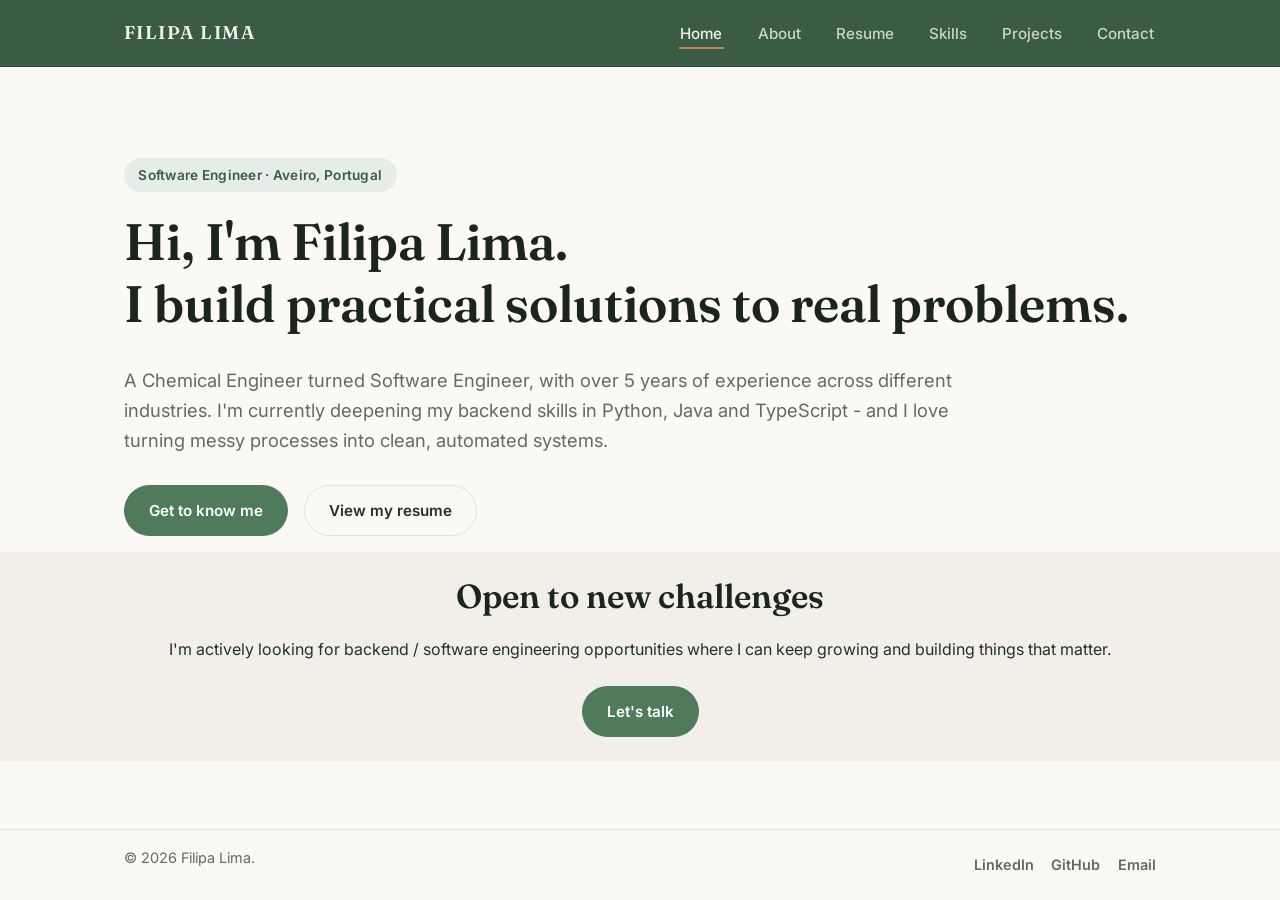
<file: index.html>
<!DOCTYPE html>
<html lang="en">
<head>
  <meta charset="UTF-8">
  <meta name="viewport" content="width=device-width, initial-scale=1.0">
  <title>Filipa Lima | Software Engineer</title>
  <meta name="description" content="Filipa Lima — Software Engineer with a Chemical Engineering background, focused on automation, backend development and problem-solving.">
  <link rel="preconnect" href="https://fonts.googleapis.com">
  <link href="https://fonts.googleapis.com/css2?family=Fraunces:wght@500;600;700&family=Inter:wght@400;500;600;700&display=swap" rel="stylesheet">
  <link rel="stylesheet" href="style.css">
</head>
<body class="home-page">

  <header class="site-header">
    <div class="nav-wrap">
      <a href="index.html" class="logo">Filipa <span>Lima</span></a>
      <button class="nav-toggle" aria-label="Toggle navigation">☰</button>
      <ul class="nav-links">
        <li><a href="index.html" class="active">Home</a></li>
        <li><a href="about.html">About</a></li>
        <li><a href="resume.html">Resume</a></li>
        <li><a href="skills.html">Skills</a></li>
        <li><a href="projects.html">Projects</a></li>
        <li><a href="contact.html">Contact</a></li>
      </ul>
    </div>
  </header>

  <main>
    <section class="hero home-hero">
      <div class="container">
        <span class="eyebrow">Software Engineer · Aveiro, Portugal</span>
        <h1>Hi, I'm Filipa Lima.<br>I build practical solutions to real problems.</h1>
        <p class="lead">
          A Chemical Engineer turned Software Engineer, with over 5 years of experience across
          different industries. I'm currently deepening my backend skills in Python, Java and
          TypeScript - and I love turning messy processes into clean, automated systems.
        </p>
        <div class="hero-actions">
          <a href="about.html" class="btn btn-primary">Get to know me</a>
          <a href="resume.html" class="btn btn-outline">View my resume</a>
        </div>
      </div>
    </section>

    <section class="section-alt home-cta">
      <div class="container" style="text-align:center;">
        <h2>Open to new challenges</h2>
        <p class="lead" style="margin:0 auto 1.5rem;">
          I'm actively looking for backend / software engineering opportunities where I can keep
          growing and building things that matter.
        </p>
        <a href="contact.html" class="btn btn-primary">Let's talk</a>
      </div>
    </section>
  </main>

  <footer class="site-footer">
    <div class="container footer-inner">
      <p>© 2026 Filipa Lima.</p>
      <div class="social-links">
        <a href="https://www.linkedin.com/in/filipaalima/" target="_blank" rel="noopener">LinkedIn</a>
        <a href="https://github.com/filipalimaa" target="_blank" rel="noopener">GitHub</a>
        <a href="mailto:limaafilipa@gmail.com">Email</a>
      </div>
    </div>
  </footer>

  <script src="script.js"></script>
</body>
</html>
</file>
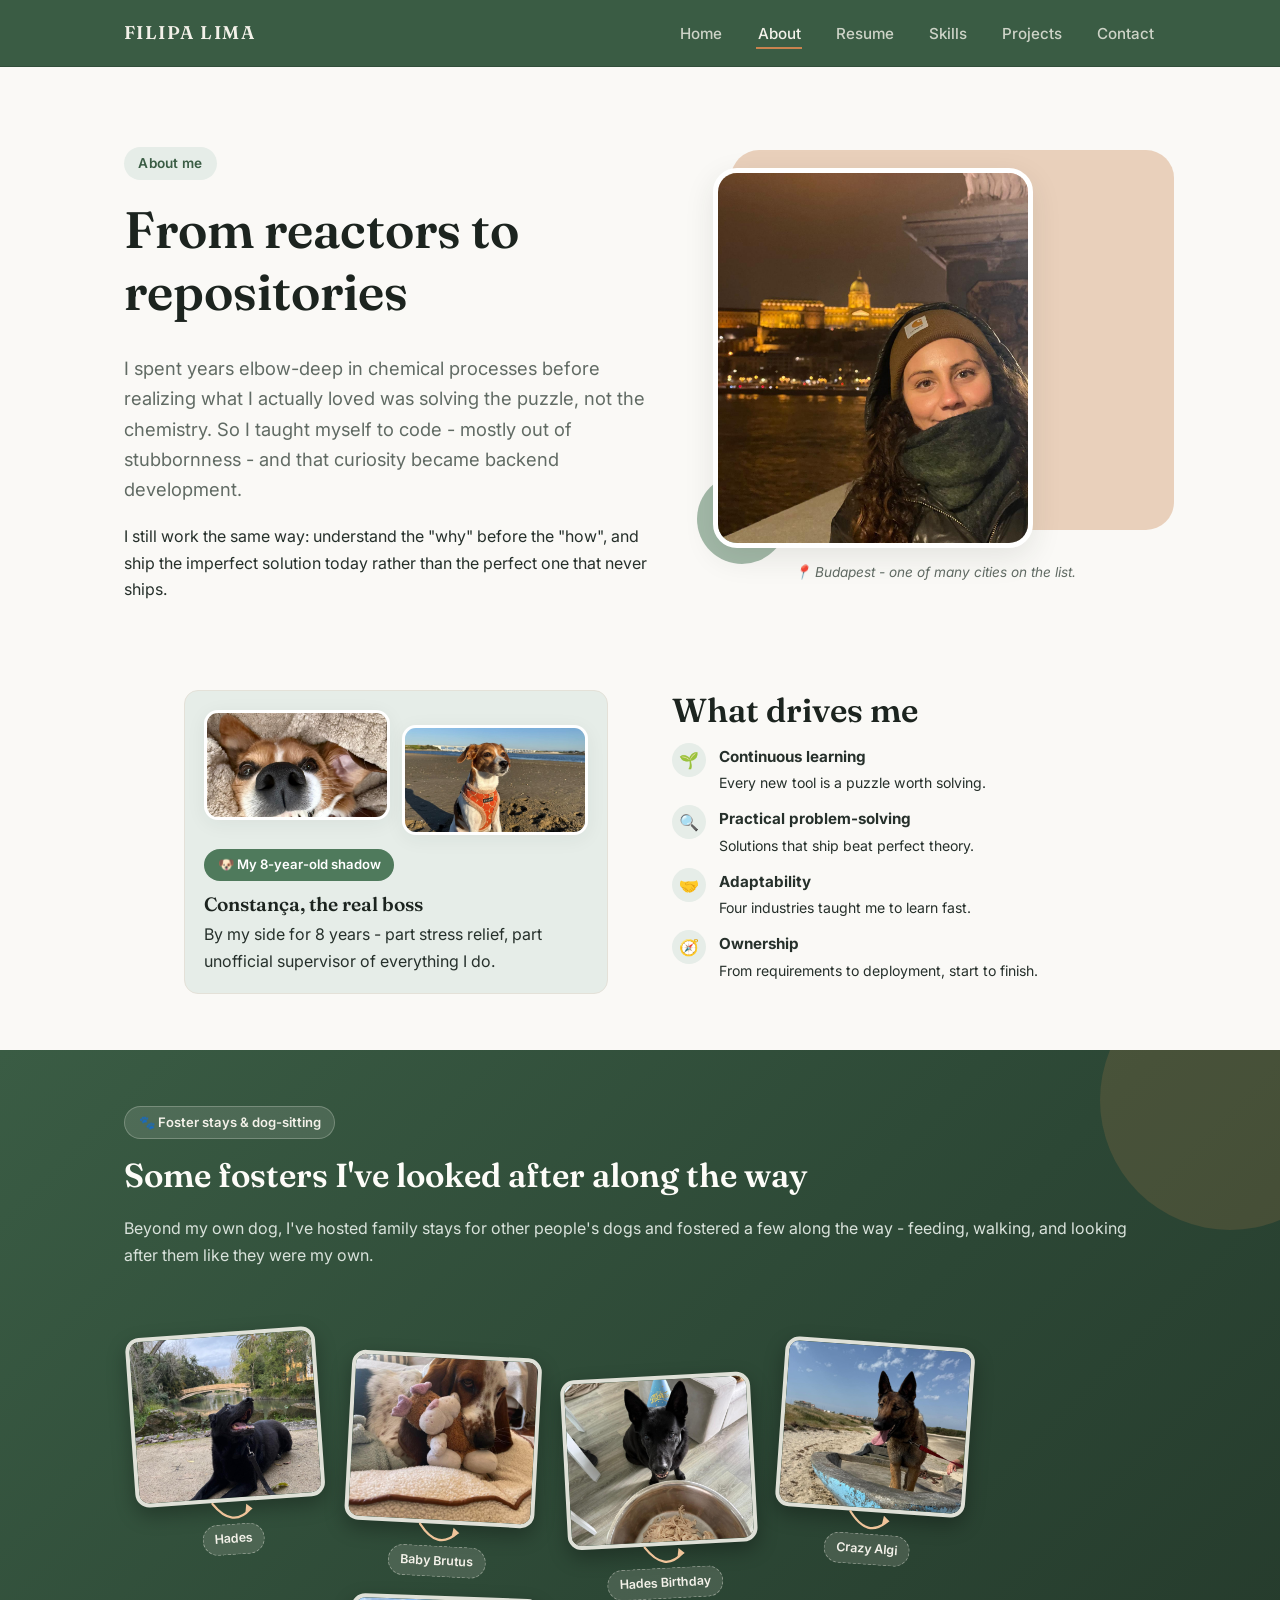
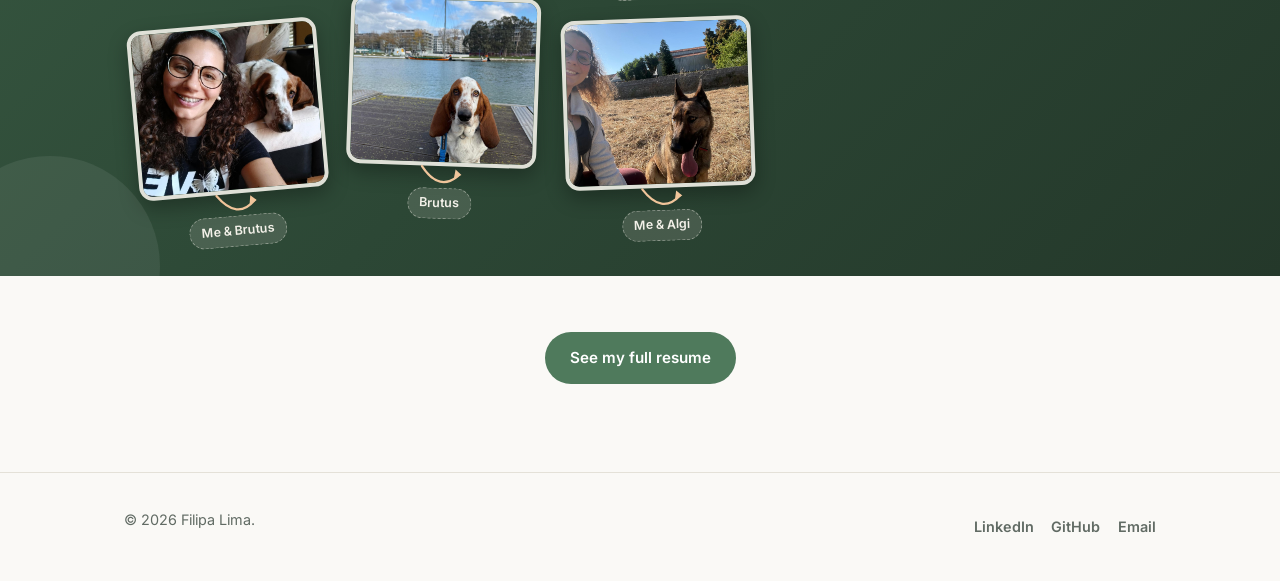
<file: about.html>
<!DOCTYPE html>
<html lang="en">
<head>
  <meta charset="UTF-8">
  <meta name="viewport" content="width=device-width, initial-scale=1.0">
  <title>About | Filipa Lima</title>
  <link rel="preconnect" href="https://fonts.googleapis.com">
  <link href="https://fonts.googleapis.com/css2?family=Fraunces:wght@500;600;700&family=Inter:wght@400;500;600;700&display=swap" rel="stylesheet">
  <link rel="stylesheet" href="style.css">
</head>
<body>

  <header class="site-header">
    <div class="nav-wrap">
      <a href="index.html" class="logo">Filipa <span>Lima</span></a>
      <button class="nav-toggle" aria-label="Toggle navigation">☰</button>
      <ul class="nav-links">
        <li><a href="index.html">Home</a></li>
        <li><a href="about.html" class="active">About</a></li>
        <li><a href="resume.html">Resume</a></li>
        <li><a href="skills.html">Skills</a></li>
        <li><a href="projects.html">Projects</a></li>
        <li><a href="contact.html">Contact</a></li>
      </ul>
    </div>
  </header>

  <main>
    <section class="hero" style="padding-bottom: 2rem;">
      <div class="container about-hero">
        <div>
          <span class="eyebrow">About me</span>
          <h1>From reactors to repositories</h1>
          <p class="lead">
            I spent years elbow-deep in chemical processes before realizing what I actually loved
            was solving the puzzle, not the chemistry. So I taught myself to code - mostly out of
            stubbornness - and that curiosity became backend development.
          </p>
          <p>
            I still work the same way: understand the "why" before the "how", and ship the
            imperfect solution today rather than the perfect one that never ships.
          </p>
        </div>
        <div>
          <div class="about-photo-wrap">
            <img src="assets/about/travel-budapest.jpg" alt="Filipa at night in Budapest with Buda Castle lit up in the background" class="about-photo">
          </div>
          <p class="hero-photo-caption">📍 Budapest - one of many cities on the list.</p>
        </div>
      </div>
    </section>

    <section style="padding-top: 0;">
      <div class="container" style="max-width: 960px;">
        <div class="spotlight-row">
          <div class="spotlight-dog">
            <div class="spotlight-photos">
              <img src="assets/about/dog-funny-face.jpg" alt="Close-up of Constança making a funny face wrapped in a blanket">
              <img src="assets/about/dog-beach.jpg" alt="Constança wearing a harness on the beach">
            </div>
            <div>
              <span class="pill-badge-light">🐶 My 8-year-old shadow</span>
              <h3>Constança, the real boss</h3>
              <p class="muted">
                By my side for 8 years - part stress relief, part unofficial supervisor of
                everything I do.
              </p>
            </div>
          </div>

          <div class="drives-compact">
            <h2>What drives me</h2>
            <ul class="drives-list">
              <li>
                <span class="drives-icon">🌱</span>
                <div><strong>Continuous learning</strong><br><span class="muted">Every new tool is a puzzle worth solving.</span></div>
              </li>
              <li>
                <span class="drives-icon">🔍</span>
                <div><strong>Practical problem-solving</strong><br><span class="muted">Solutions that ship beat perfect theory.</span></div>
              </li>
              <li>
                <span class="drives-icon">🤝</span>
                <div><strong>Adaptability</strong><br><span class="muted">Four industries taught me to learn fast.</span></div>
              </li>
              <li>
                <span class="drives-icon">🧭</span>
                <div><strong>Ownership</strong><br><span class="muted">From requirements to deployment, start to finish.</span></div>
              </li>
            </ul>
          </div>
        </div>
      </div>
    </section>

    <section class="feature-band">
      <div class="container">
        <div class="foster-intro">
          <span class="pill-badge">🐾 Foster stays &amp; dog-sitting</span>
          <h2>Some fosters I've looked after along the way</h2>
          <p>
            Beyond my own dog, I've hosted family stays for other people's dogs and fostered a
            few along the way - feeding, walking, and looking after them like they were my own.
          </p>
        </div>

        <div class="foster-scatter">
          <div class="foster-card">
            <img src="assets/about/dog-park-bridge.jpg" alt="Foster dog resting by a river with a bridge in the background">
            <div class="foster-arrow">
              <svg viewBox="0 0 60 40" width="46" height="30"><path d="M5 5 Q 30 40 55 15" stroke="#f0c49a" stroke-width="3" fill="none" stroke-linecap="round"/><polygon points="50,8 58,15 48,20" fill="#f0c49a"/></svg>
            </div>
            <span class="foster-name">Hades</span>
          </div>
          <div class="foster-card">
            <img src="assets/about/dog-basset-toy.jpg" alt="Foster basset hound cuddling a stuffed toy">
            <div class="foster-arrow">
              <svg viewBox="0 0 60 40" width="46" height="30"><path d="M5 5 Q 30 40 55 15" stroke="#f0c49a" stroke-width="3" fill="none" stroke-linecap="round"/><polygon points="50,8 58,15 48,20" fill="#f0c49a"/></svg>
            </div>
            <span class="foster-name">Baby Brutus</span>
          </div>
          <div class="foster-card">
            <img src="assets/about/dog-birthday.jpg" alt="Foster dog wearing a birthday hat">
            <div class="foster-arrow">
              <svg viewBox="0 0 60 40" width="46" height="30"><path d="M5 5 Q 30 40 55 15" stroke="#f0c49a" stroke-width="3" fill="none" stroke-linecap="round"/><polygon points="50,8 58,15 48,20" fill="#f0c49a"/></svg>
            </div>
            <span class="foster-name">Hades Birthday</span>
          </div>
          <div class="foster-card">
            <img src="assets/about/dog-puppy-boat.jpg" alt="Foster shepherd puppy standing in an old boat at the beach">
            <div class="foster-arrow">
              <svg viewBox="0 0 60 40" width="46" height="30"><path d="M5 5 Q 30 40 55 15" stroke="#f0c49a" stroke-width="3" fill="none" stroke-linecap="round"/><polygon points="50,8 58,15 48,20" fill="#f0c49a"/></svg>
            </div>
            <span class="foster-name">Crazy Algi</span>
          </div>
          <div class="foster-card">
            <img src="assets/about/me-and-basset.jpg" alt="Filipa smiling with a foster basset hound">
            <div class="foster-arrow">
              <svg viewBox="0 0 60 40" width="46" height="30"><path d="M5 5 Q 30 40 55 15" stroke="#f0c49a" stroke-width="3" fill="none" stroke-linecap="round"/><polygon points="50,8 58,15 48,20" fill="#f0c49a"/></svg>
            </div>
            <span class="foster-name">Me & Brutus</span>
          </div>
          <div class="foster-card">
            <img src="assets/about/dog-basset-dock.jpg" alt="Foster basset hound sitting on a dock by the water">
            <div class="foster-arrow">
              <svg viewBox="0 0 60 40" width="46" height="30"><path d="M5 5 Q 30 40 55 15" stroke="#f0c49a" stroke-width="3" fill="none" stroke-linecap="round"/><polygon points="50,8 58,15 48,20" fill="#f0c49a"/></svg>
            </div>
            <span class="foster-name">Brutus</span>
          </div>
          <div class="foster-card">
            <img src="assets/about/portrait.jpg" alt="Filipa smiling outdoors with a foster shepherd dog">
            <div class="foster-arrow">
              <svg viewBox="0 0 60 40" width="46" height="30"><path d="M5 5 Q 30 40 55 15" stroke="#f0c49a" stroke-width="3" fill="none" stroke-linecap="round"/><polygon points="50,8 58,15 48,20" fill="#f0c49a"/></svg>
            </div>
            <span class="foster-name">Me & Algi</span>
          </div>
        </div>
      </div>
    </section>

    <section>
      <div class="container" style="text-align:center;">
        <a href="resume.html" class="btn btn-primary">See my full resume</a>
      </div>
    </section>
  </main>

  <footer class="site-footer">
    <div class="container footer-inner">
      <p>© 2026 Filipa Lima.</p>
      <div class="social-links">
        <a href="https://www.linkedin.com/in/filipaalima/" target="_blank" rel="noopener">LinkedIn</a>
        <a href="https://github.com/filipalimaa" target="_blank" rel="noopener">GitHub</a>
        <a href="mailto:limaafilipa@gmail.com">Email</a>
      </div>
    </div>
  </footer>

  <script src="script.js"></script>
</body>
</html>
</file>
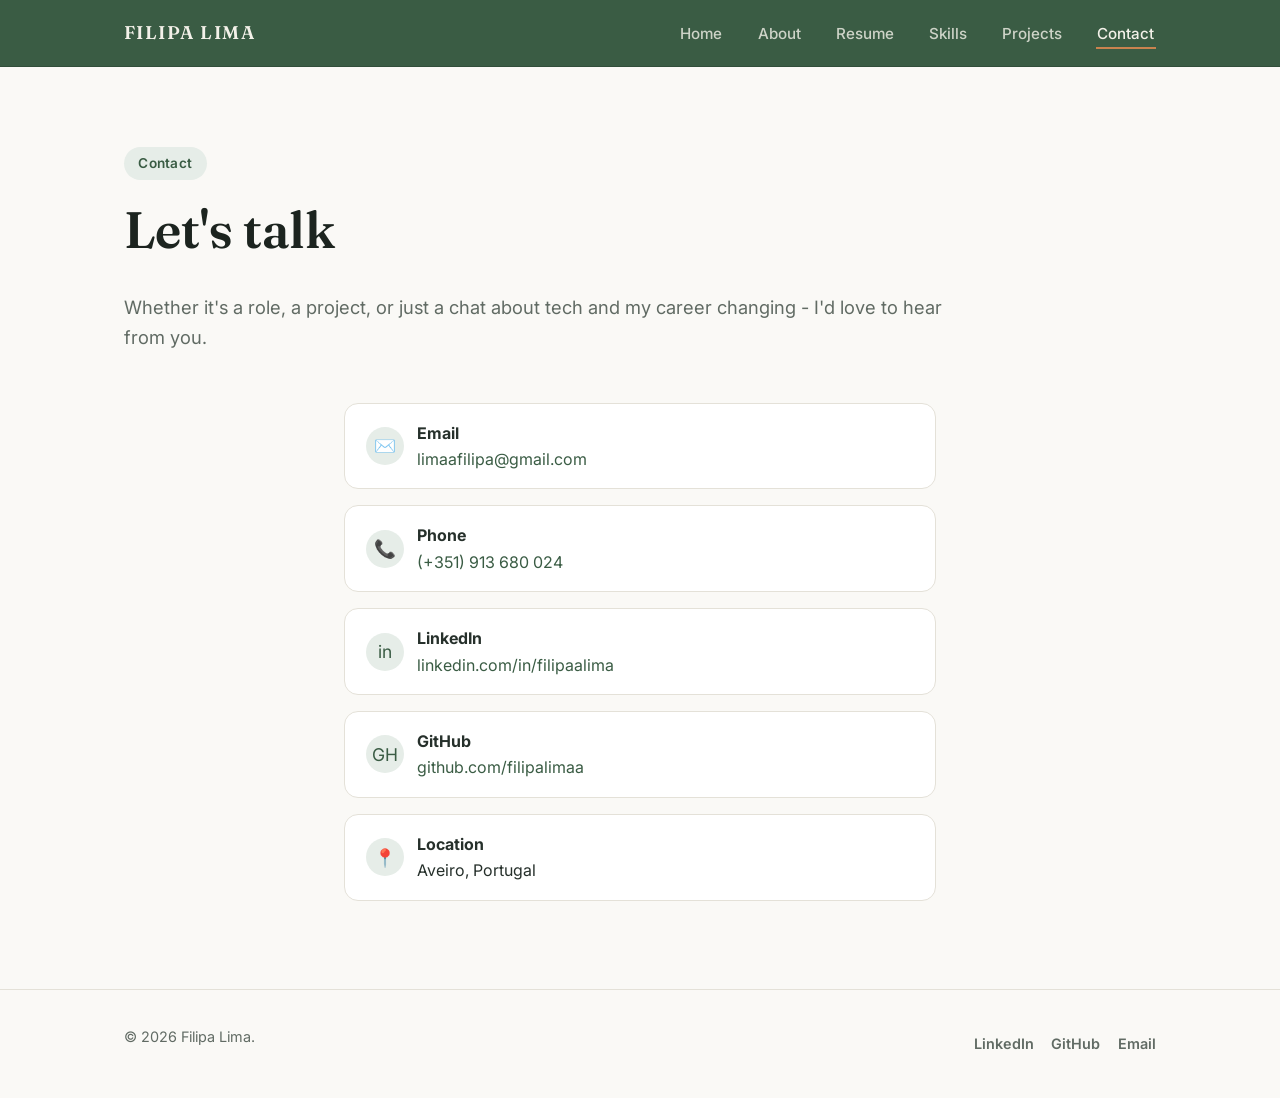
<file: contact.html>
<!DOCTYPE html>
<html lang="en">
<head>
  <meta charset="UTF-8">
  <meta name="viewport" content="width=device-width, initial-scale=1.0">
  <title>Contact | Filipa Lima</title>
  <link rel="preconnect" href="https://fonts.googleapis.com">
  <link href="https://fonts.googleapis.com/css2?family=Fraunces:wght@500;600;700&family=Inter:wght@400;500;600;700&display=swap" rel="stylesheet">
  <link rel="stylesheet" href="style.css">
</head>
<body>

  <header class="site-header">
    <div class="nav-wrap">
      <a href="index.html" class="logo">Filipa <span>Lima</span></a>
      <button class="nav-toggle" aria-label="Toggle navigation">☰</button>
      <ul class="nav-links">
        <li><a href="index.html">Home</a></li>
        <li><a href="about.html">About</a></li>
        <li><a href="resume.html">Resume</a></li>
        <li><a href="skills.html">Skills</a></li>
        <li><a href="projects.html">Projects</a></li>
        <li><a href="contact.html" class="active">Contact</a></li>
      </ul>
    </div>
  </header>

  <main>
    <section class="hero" style="padding-bottom: 1rem;">
      <div class="container">
        <span class="eyebrow">Contact</span>
        <h1>Let's talk</h1>
        <p class="lead">Whether it's a role, a project, or just a chat about tech and my career
          changing - I'd love to hear from you.</p>
      </div>
    </section>

    <section style="padding-top: 1rem;">
      <div class="container" style="max-width: 640px;">
        <ul class="contact-list">
          <li>
            <span class="icon">✉️</span>
            <div>
              <strong>Email</strong><br>
              <a href="mailto:limaafilipa@gmail.com">limaafilipa@gmail.com</a>
            </div>
          </li>
          <li>
            <span class="icon">📞</span>
            <div>
              <strong>Phone</strong><br>
              <a href="tel:+351913680024">(+351) 913 680 024</a>
            </div>
          </li>
          <li>
            <span class="icon">in</span>
            <div>
              <strong>LinkedIn</strong><br>
              <a href="https://www.linkedin.com/in/filipaalima/" target="_blank" rel="noopener">linkedin.com/in/filipaalima</a>
            </div>
          </li>
          <li>
            <span class="icon">GH</span>
            <div>
              <strong>GitHub</strong><br>
              <a href="https://github.com/filipalimaa" target="_blank" rel="noopener">github.com/filipalimaa</a>
            </div>
          </li>
          <li>
            <span class="icon">📍</span>
            <div>
              <strong>Location</strong><br>
              Aveiro, Portugal
            </div>
          </li>
        </ul>
      </div>
    </section>
  </main>

  <footer class="site-footer">
    <div class="container footer-inner">
      <p>© 2026 Filipa Lima.</p>
      <div class="social-links">
        <a href="https://www.linkedin.com/in/filipaalima/" target="_blank" rel="noopener">LinkedIn</a>
        <a href="https://github.com/filipalimaa" target="_blank" rel="noopener">GitHub</a>
        <a href="mailto:limaafilipa@gmail.com">Email</a>
      </div>
    </div>
  </footer>

  <script src="script.js"></script>
</body>
</html>
</file>
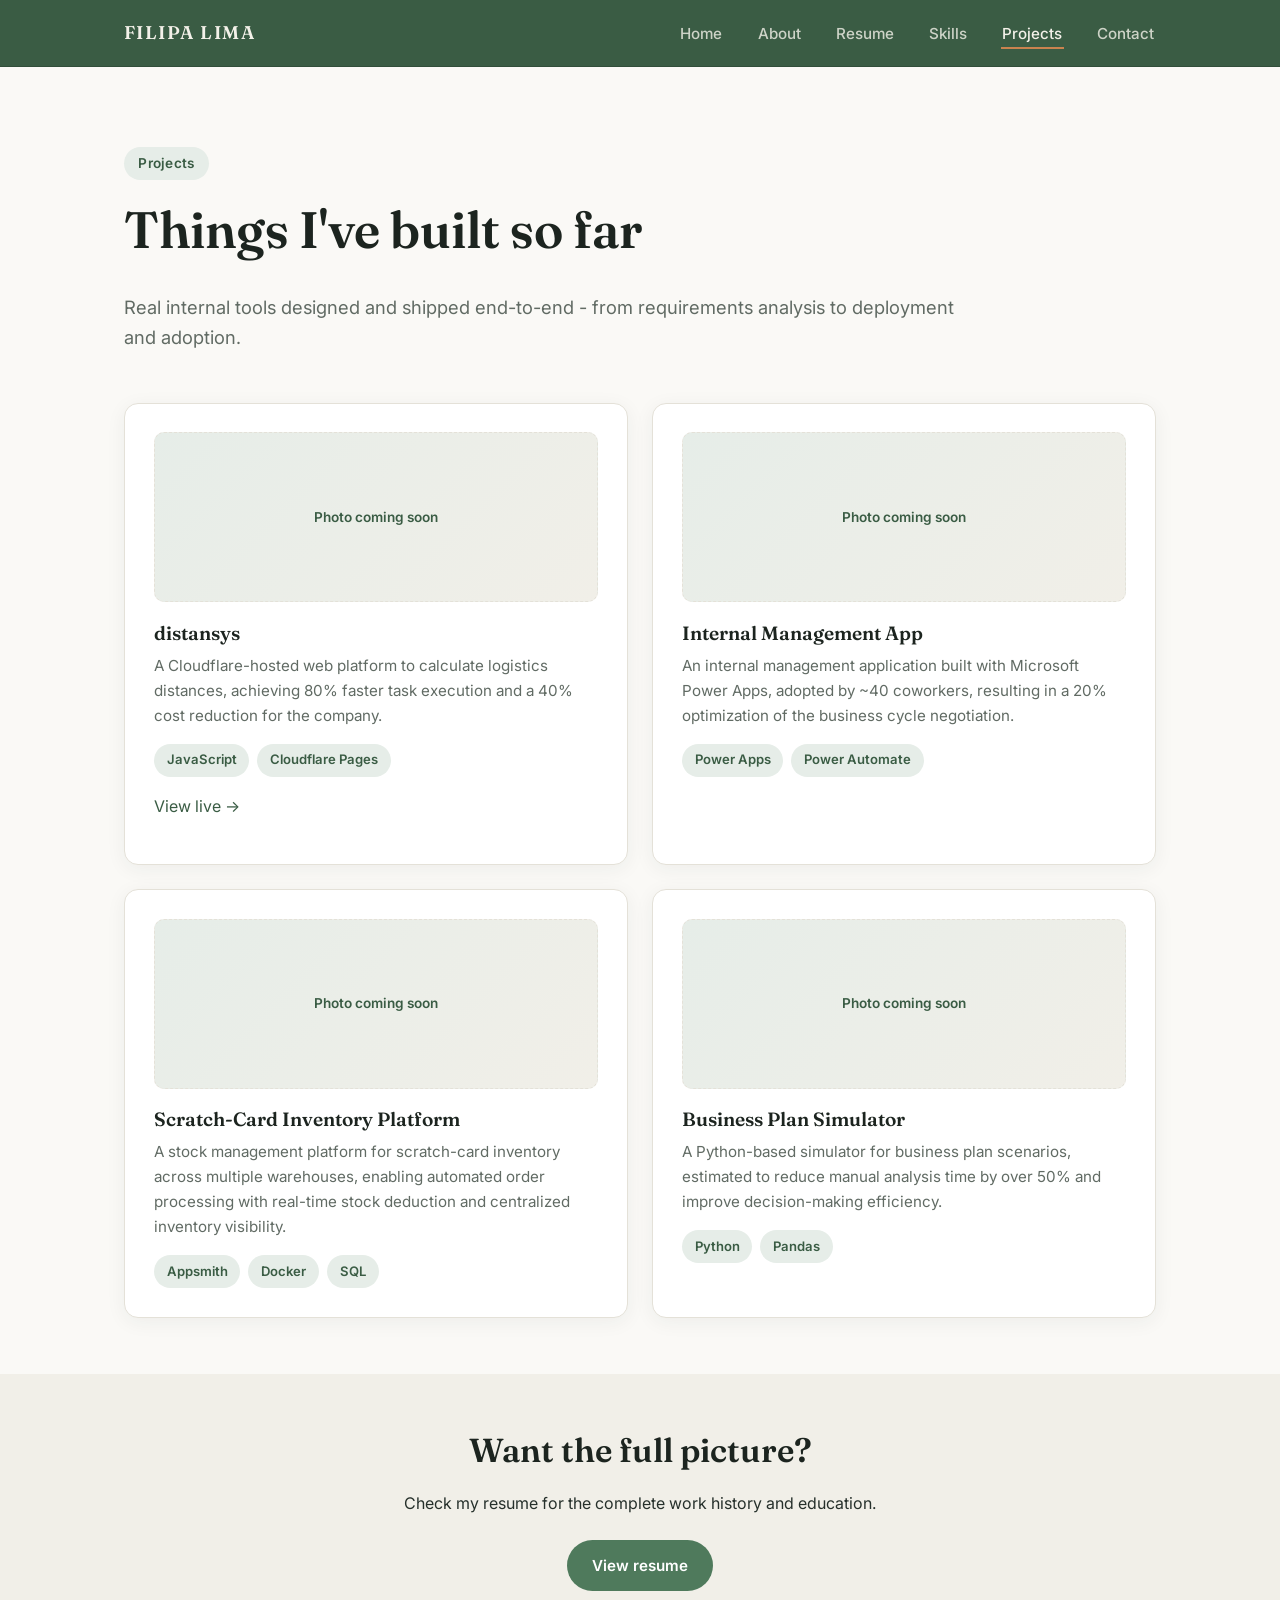
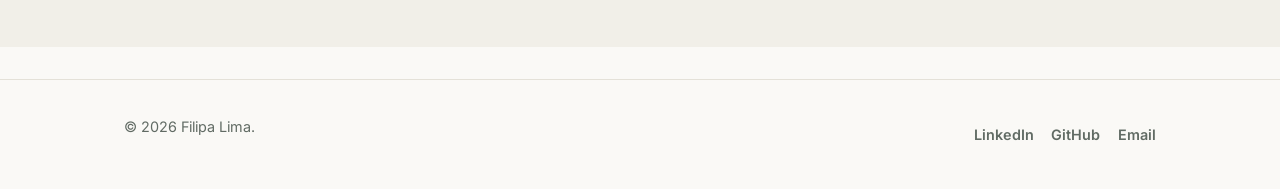
<file: projects.html>
<!DOCTYPE html>
<html lang="en">
<head>
  <meta charset="UTF-8">
  <meta name="viewport" content="width=device-width, initial-scale=1.0">
  <title>Projects | Filipa Lima</title>
  <link rel="preconnect" href="https://fonts.googleapis.com">
  <link href="https://fonts.googleapis.com/css2?family=Fraunces:wght@500;600;700&family=Inter:wght@400;500;600;700&display=swap" rel="stylesheet">
  <link rel="stylesheet" href="style.css">
</head>
<body>

  <header class="site-header">
    <div class="nav-wrap">
      <a href="index.html" class="logo">Filipa <span>Lima</span></a>
      <button class="nav-toggle" aria-label="Toggle navigation">☰</button>
      <ul class="nav-links">
        <li><a href="index.html">Home</a></li>
        <li><a href="about.html">About</a></li>
        <li><a href="resume.html">Resume</a></li>
        <li><a href="skills.html">Skills</a></li>
        <li><a href="projects.html" class="active">Projects</a></li>
        <li><a href="contact.html">Contact</a></li>
      </ul>
    </div>
  </header>

  <main>
    <section class="hero" style="padding-bottom: 1rem;">
      <div class="container">
        <span class="eyebrow">Projects</span>
        <h1>Things I've built so far</h1>
        <p class="lead">Real internal tools designed and shipped end-to-end - from requirements
          analysis to deployment and adoption.</p>
      </div>
    </section>

    <section style="padding-top: 1rem;">
      <div class="container">
        <div class="grid grid-2">

          <div class="card">
            <div class="project-image">Photo coming soon</div>
            <h3>distansys</h3>
            <p class="muted">
              A Cloudflare-hosted web platform to calculate logistics distances, achieving
              80% faster task execution and a 40% cost reduction for the company.
            </p>
            <div class="tags">
              <span class="tag">JavaScript</span>
              <span class="tag">Cloudflare Pages</span>
            </div>
            <p style="margin-top: 1rem;">
              <a href="https://distansys.pt" target="_blank" rel="noopener">View live →</a>
            </p>
          </div>

          <div class="card">
            <div class="project-image">Photo coming soon</div>
            <h3>Internal Management App</h3>
            <p class="muted">
              An internal management application built with Microsoft Power Apps, adopted by
              ~40 coworkers, resulting in a 20% optimization of the business cycle negotiation.
            </p>
            <div class="tags">
              <span class="tag">Power Apps</span>
              <span class="tag">Power Automate</span>
            </div>
          </div>

          <div class="card">
            <div class="project-image">Photo coming soon</div>
            <h3>Scratch-Card Inventory Platform</h3>
            <p class="muted">
              A stock management platform for scratch-card inventory across multiple
              warehouses, enabling automated order processing with real-time stock deduction
              and centralized inventory visibility.
            </p>
            <div class="tags">
              <span class="tag">Appsmith</span>
              <span class="tag">Docker</span>
              <span class="tag">SQL</span>
            </div>
          </div>

          <div class="card">
            <div class="project-image">Photo coming soon</div>
            <h3>Business Plan Simulator</h3>
            <p class="muted">
              A Python-based simulator for business plan scenarios, estimated to reduce manual
              analysis time by over 50% and improve decision-making efficiency.
            </p>
            <div class="tags">
              <span class="tag">Python</span>
              <span class="tag">Pandas</span>
            </div>
          </div>

        </div>
      </div>
    </section>

    <section class="section-alt">
      <div class="container" style="text-align:center;">
        <h2>Want the full picture?</h2>
        <p class="lead" style="margin: 0 auto 1.5rem;">Check my resume for the complete work history and education.</p>
        <a href="resume.html" class="btn btn-primary">View resume</a>
      </div>
    </section>
  </main>

  <footer class="site-footer">
    <div class="container footer-inner">
      <p>© 2026 Filipa Lima.</p>
      <div class="social-links">
        <a href="https://www.linkedin.com/in/filipaalima/" target="_blank" rel="noopener">LinkedIn</a>
        <a href="https://github.com/filipalimaa" target="_blank" rel="noopener">GitHub</a>
        <a href="mailto:limaafilipa@gmail.com">Email</a>
      </div>
    </div>
  </footer>

  <script src="script.js"></script>
</body>
</html>
</file>
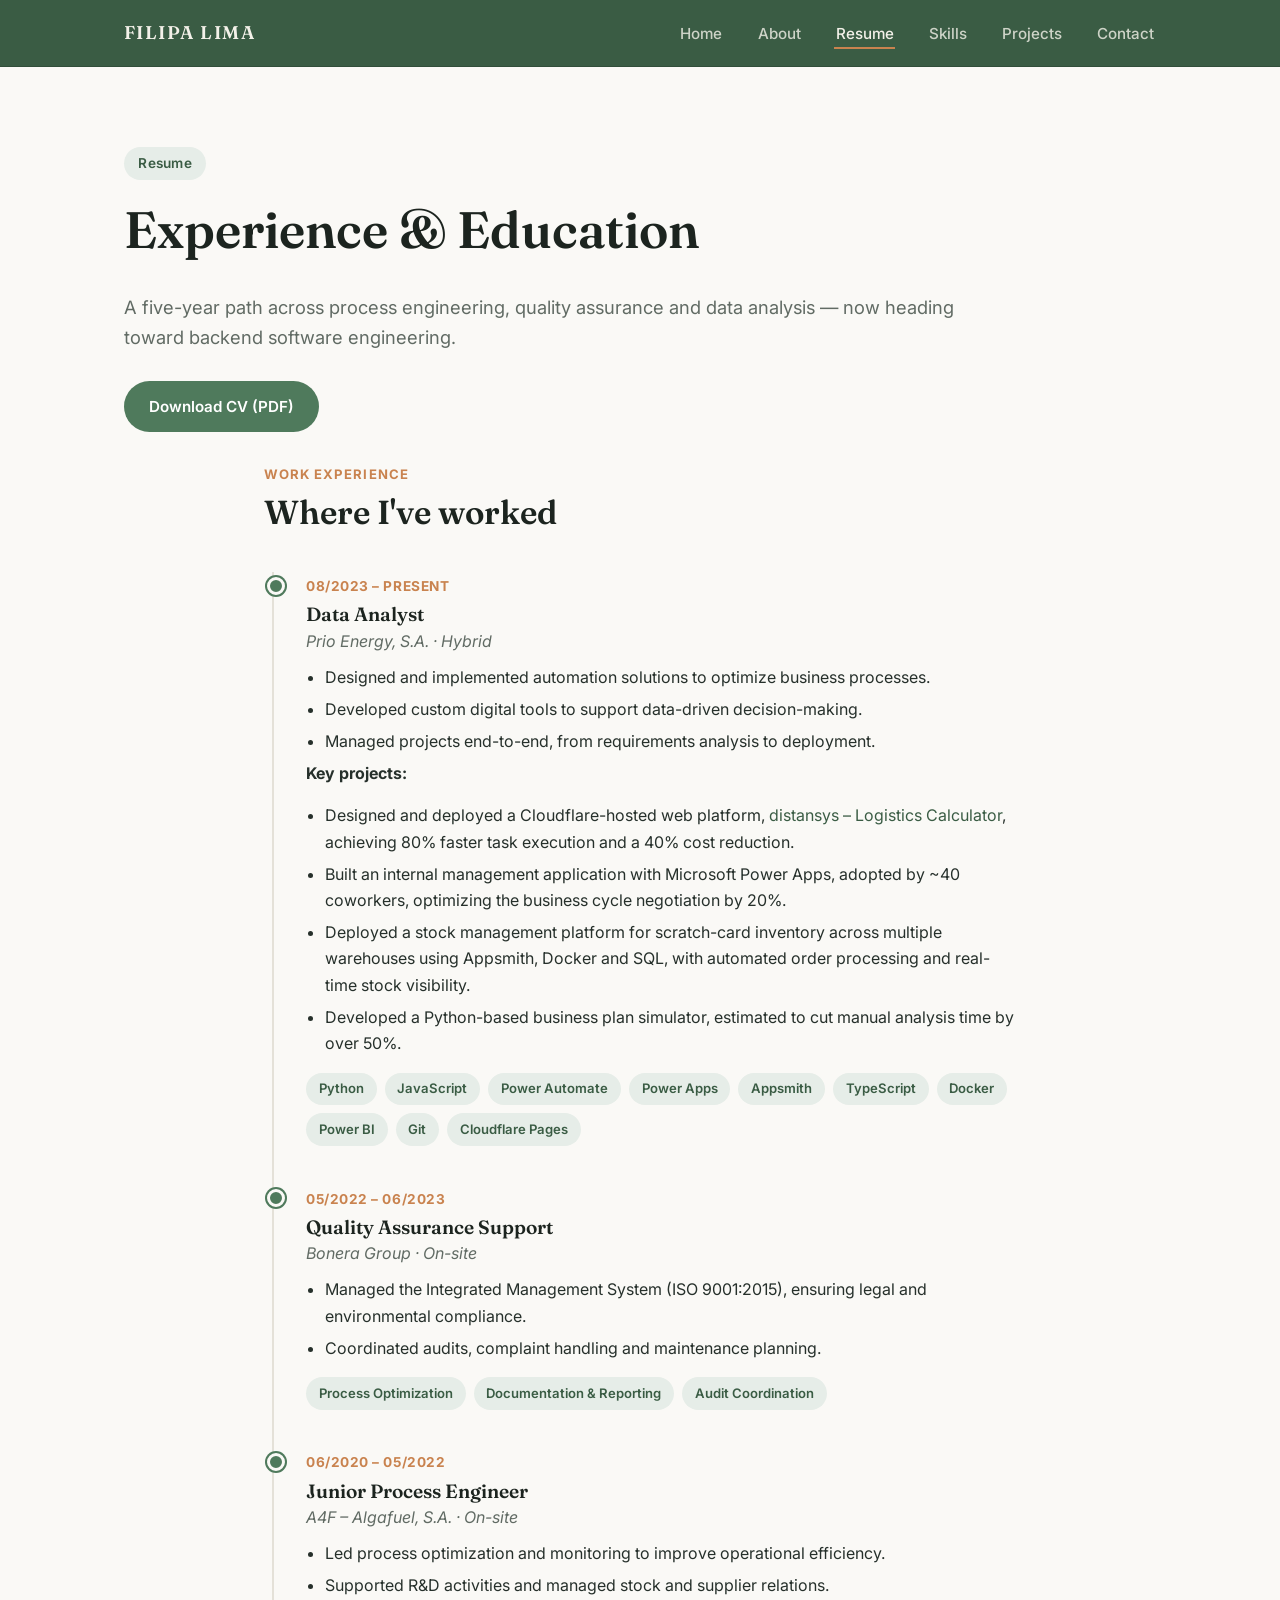
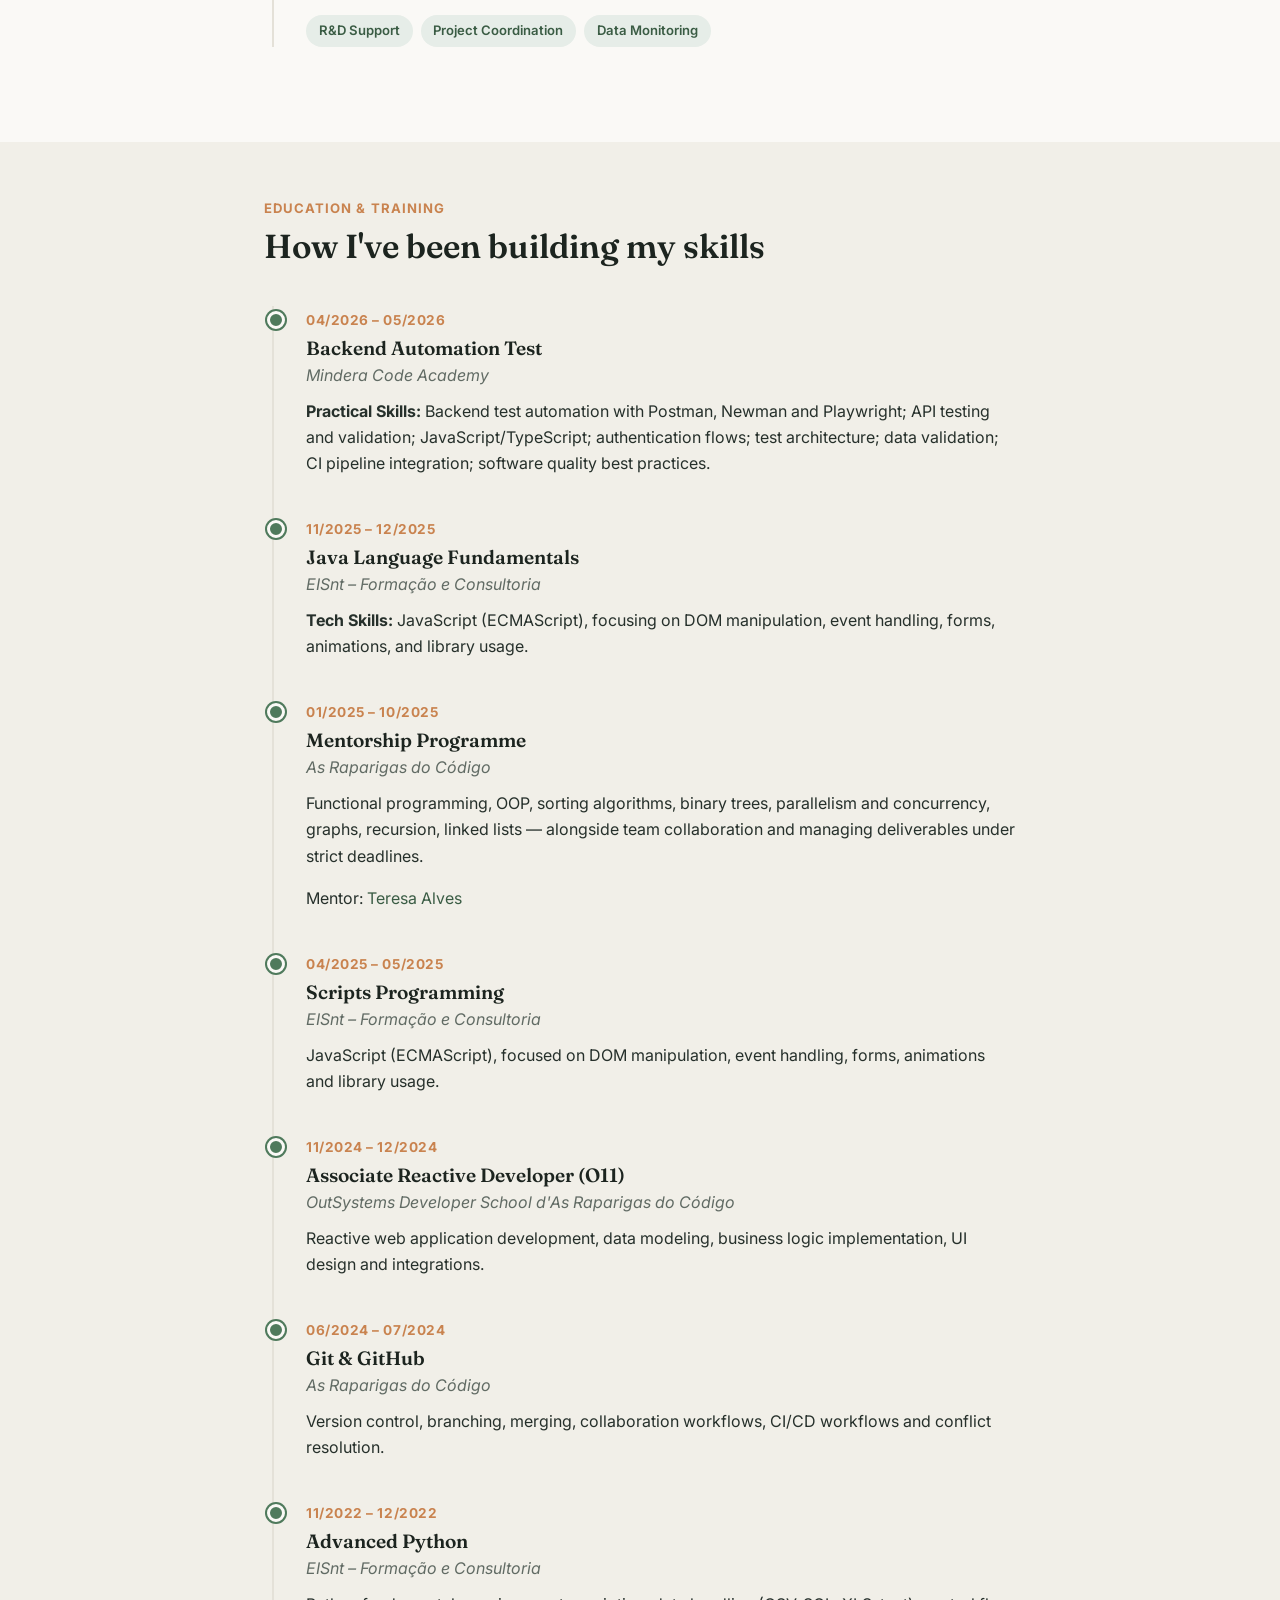
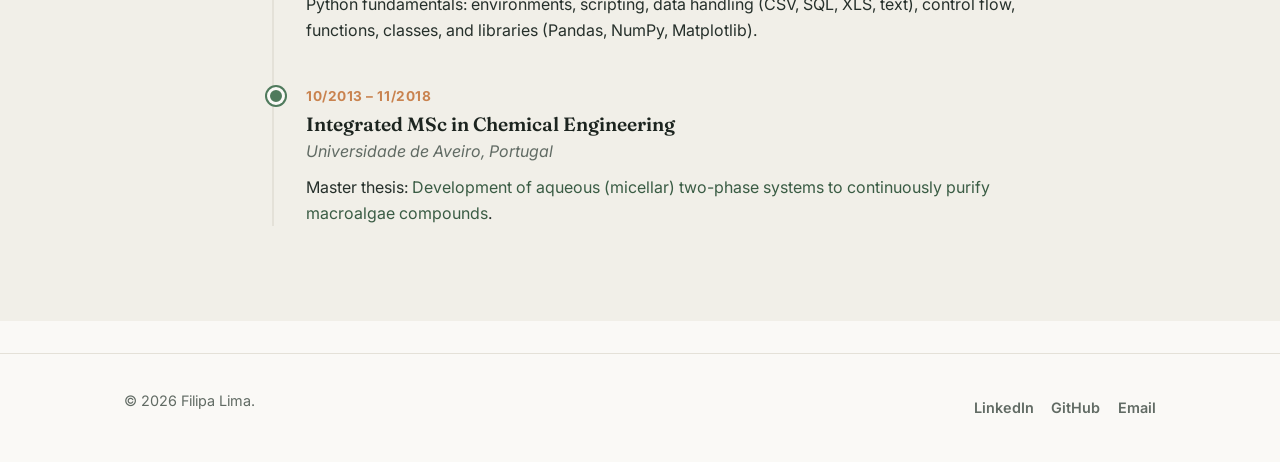
<file: resume.html>
<!DOCTYPE html>
<html lang="en">
<head>
  <meta charset="UTF-8">
  <meta name="viewport" content="width=device-width, initial-scale=1.0">
  <title>Resume | Filipa Lima</title>
  <link rel="preconnect" href="https://fonts.googleapis.com">
  <link href="https://fonts.googleapis.com/css2?family=Fraunces:wght@500;600;700&family=Inter:wght@400;500;600;700&display=swap" rel="stylesheet">
  <link rel="stylesheet" href="style.css">
</head>
<body>

  <header class="site-header">
    <div class="nav-wrap">
      <a href="index.html" class="logo">Filipa <span>Lima</span></a>
      <button class="nav-toggle" aria-label="Toggle navigation">☰</button>
      <ul class="nav-links">
        <li><a href="index.html">Home</a></li>
        <li><a href="about.html">About</a></li>
        <li><a href="resume.html" class="active">Resume</a></li>
        <li><a href="skills.html">Skills</a></li>
        <li><a href="projects.html">Projects</a></li>
        <li><a href="contact.html">Contact</a></li>
      </ul>
    </div>
  </header>

  <main>
    <section class="hero" style="padding-bottom: 1rem;">
      <div class="container">
        <span class="eyebrow">Resume</span>
        <h1>Experience &amp; Education</h1>
        <p class="lead">A five-year path across process engineering, quality assurance and data
          analysis — now heading toward backend software engineering.</p>
        <div class="hero-actions">
          <a href="assets/CV_FilipaLima2026.pdf" class="btn btn-primary" download>Download CV (PDF)</a>
        </div>
      </div>
    </section>

    <section style="padding-top: 1rem;">
      <div class="container" style="max-width: 800px;">
        <div class="section-head">
          <span class="kicker">Work Experience</span>
          <h2>Where I've worked</h2>
        </div>

        <div class="timeline">
          <div class="timeline-item">
            <span class="date">08/2023 – Present</span>
            <h3>Data Analyst</h3>
            <p class="org">Prio Energy, S.A. · Hybrid</p>
            <ul>
              <li>Designed and implemented automation solutions to optimize business processes.</li>
              <li>Developed custom digital tools to support data-driven decision-making.</li>
              <li>Managed projects end-to-end, from requirements analysis to deployment.</li>
            </ul>
            <p><strong>Key projects:</strong></p>
            <ul>
              <li>Designed and deployed a Cloudflare-hosted web platform, <a href="https://logisticscalculator-frontend.pages.dev/" target="_blank" rel="noopener">distansys – Logistics Calculator</a>, achieving 80% faster task execution and a 40% cost reduction.</li>
              <li>Built an internal management application with Microsoft Power Apps, adopted by ~40 coworkers, optimizing the business cycle negotiation by 20%.</li>
              <li>Deployed a stock management platform for scratch-card inventory across multiple warehouses using Appsmith, Docker and SQL, with automated order processing and real-time stock visibility.</li>
              <li>Developed a Python-based business plan simulator, estimated to cut manual analysis time by over 50%.</li>
            </ul>
            <div class="tags">
              <span class="tag">Python</span>
              <span class="tag">JavaScript</span>
              <span class="tag">Power Automate</span>
              <span class="tag">Power Apps</span>
              <span class="tag">Appsmith</span>
              <span class="tag">TypeScript</span>
              <span class="tag">Docker</span>
              <span class="tag">Power BI</span>
              <span class="tag">Git</span>
              <span class="tag">Cloudflare Pages</span>
            </div>
          </div>

          <div class="timeline-item">
            <span class="date">05/2022 – 06/2023</span>
            <h3>Quality Assurance Support</h3>
            <p class="org">Bonera Group · On-site</p>
            <ul>
              <li>Managed the Integrated Management System (ISO 9001:2015), ensuring legal and environmental compliance.</li>
              <li>Coordinated audits, complaint handling and maintenance planning.</li>
            </ul>
            <div class="tags">
              <span class="tag">Process Optimization</span>
              <span class="tag">Documentation &amp; Reporting</span>
              <span class="tag">Audit Coordination</span>
            </div>
          </div>

          <div class="timeline-item">
            <span class="date">06/2020 – 05/2022</span>
            <h3>Junior Process Engineer</h3>
            <p class="org">A4F – Algafuel, S.A. · On-site</p>
            <ul>
              <li>Led process optimization and monitoring to improve operational efficiency.</li>
              <li>Supported R&amp;D activities and managed stock and supplier relations.</li>
            </ul>
            <div class="tags">
              <span class="tag">R&amp;D Support</span>
              <span class="tag">Project Coordination</span>
              <span class="tag">Data Monitoring</span>
            </div>
          </div>
        </div>
      </div>
    </section>

    <section class="section-alt">
      <div class="container" style="max-width: 800px;">
        <div class="section-head">
          <span class="kicker">Education &amp; Training</span>
          <h2>How I've been building my skills</h2>
        </div>

        <div class="timeline">
          <div class="timeline-item">
            <span class="date">04/2026 – 05/2026</span>
            <h3>Backend Automation Test</h3>
            <p class="org">Mindera Code Academy</p>
            <p><strong>Practical Skills:</strong> Backend test automation with Postman, Newman and
              Playwright; API testing and validation; JavaScript/TypeScript; authentication flows;
              test architecture; data validation; CI pipeline integration; software quality best
              practices.</p>
          </div>

          <div class="timeline-item">
            <span class="date">11/2025 – 12/2025</span>
            <h3>Java Language Fundamentals</h3>
            <p class="org">EISnt – Formação e Consultoria</p>
            <p><strong>Tech Skills:</strong> JavaScript (ECMAScript), focusing on DOM manipulation,
              event handling, forms, animations, and library usage.</p>
          </div>

          <div class="timeline-item">
            <span class="date">01/2025 – 10/2025</span>
            <h3>Mentorship Programme</h3>
            <p class="org">As Raparigas do Código</p>
            <p>Functional programming, OOP, sorting algorithms, binary trees, parallelism and
              concurrency, graphs, recursion, linked lists — alongside team collaboration and
              managing deliverables under strict deadlines.</p>
            <p class="muted">Mentor: <a href="https://www.linkedin.com/in/teresalves/" target="_blank" rel="noopener">Teresa Alves</a></p>
          </div>

          <div class="timeline-item">
            <span class="date">04/2025 – 05/2025</span>
            <h3>Scripts Programming</h3>
            <p class="org">EISnt – Formação e Consultoria</p>
            <p>JavaScript (ECMAScript), focused on DOM manipulation, event handling, forms,
              animations and library usage.</p>
          </div>

          <div class="timeline-item">
            <span class="date">11/2024 – 12/2024</span>
            <h3>Associate Reactive Developer (O11)</h3>
            <p class="org">OutSystems Developer School d'As Raparigas do Código</p>
            <p>Reactive web application development, data modeling, business logic
              implementation, UI design and integrations.</p>
          </div>

          <div class="timeline-item">
            <span class="date">06/2024 – 07/2024</span>
            <h3>Git &amp; GitHub</h3>
            <p class="org">As Raparigas do Código</p>
            <p>Version control, branching, merging, collaboration workflows, CI/CD workflows and
              conflict resolution.</p>
          </div>

          <div class="timeline-item">
            <span class="date">11/2022 – 12/2022</span>
            <h3>Advanced Python</h3>
            <p class="org">EISnt – Formação e Consultoria</p>
            <p>Python fundamentals: environments, scripting, data handling (CSV, SQL, XLS, text),
              control flow, functions, classes, and libraries (Pandas, NumPy, Matplotlib).</p>
          </div>

          <div class="timeline-item">
            <span class="date">10/2013 – 11/2018</span>
            <h3>Integrated MSc in Chemical Engineering</h3>
            <p class="org">Universidade de Aveiro, Portugal</p>
            <p>Master thesis: <a href="https://ria.ua.pt/handle/10773/25592" target="_blank" rel="noopener">Development of aqueous (micellar) two-phase systems to continuously purify macroalgae compounds</a>.</p>
          </div>
        </div>
      </div>
    </section>
  </main>

  <footer class="site-footer">
    <div class="container footer-inner">
      <p>© 2026 Filipa Lima.</p>
      <div class="social-links">
        <a href="https://www.linkedin.com/in/filipaalima/" target="_blank" rel="noopener">LinkedIn</a>
        <a href="https://github.com/filipalimaa" target="_blank" rel="noopener">GitHub</a>
        <a href="mailto:limaafilipa@gmail.com">Email</a>
      </div>
    </div>
  </footer>

  <script src="script.js"></script>
</body>
</html>
</file>
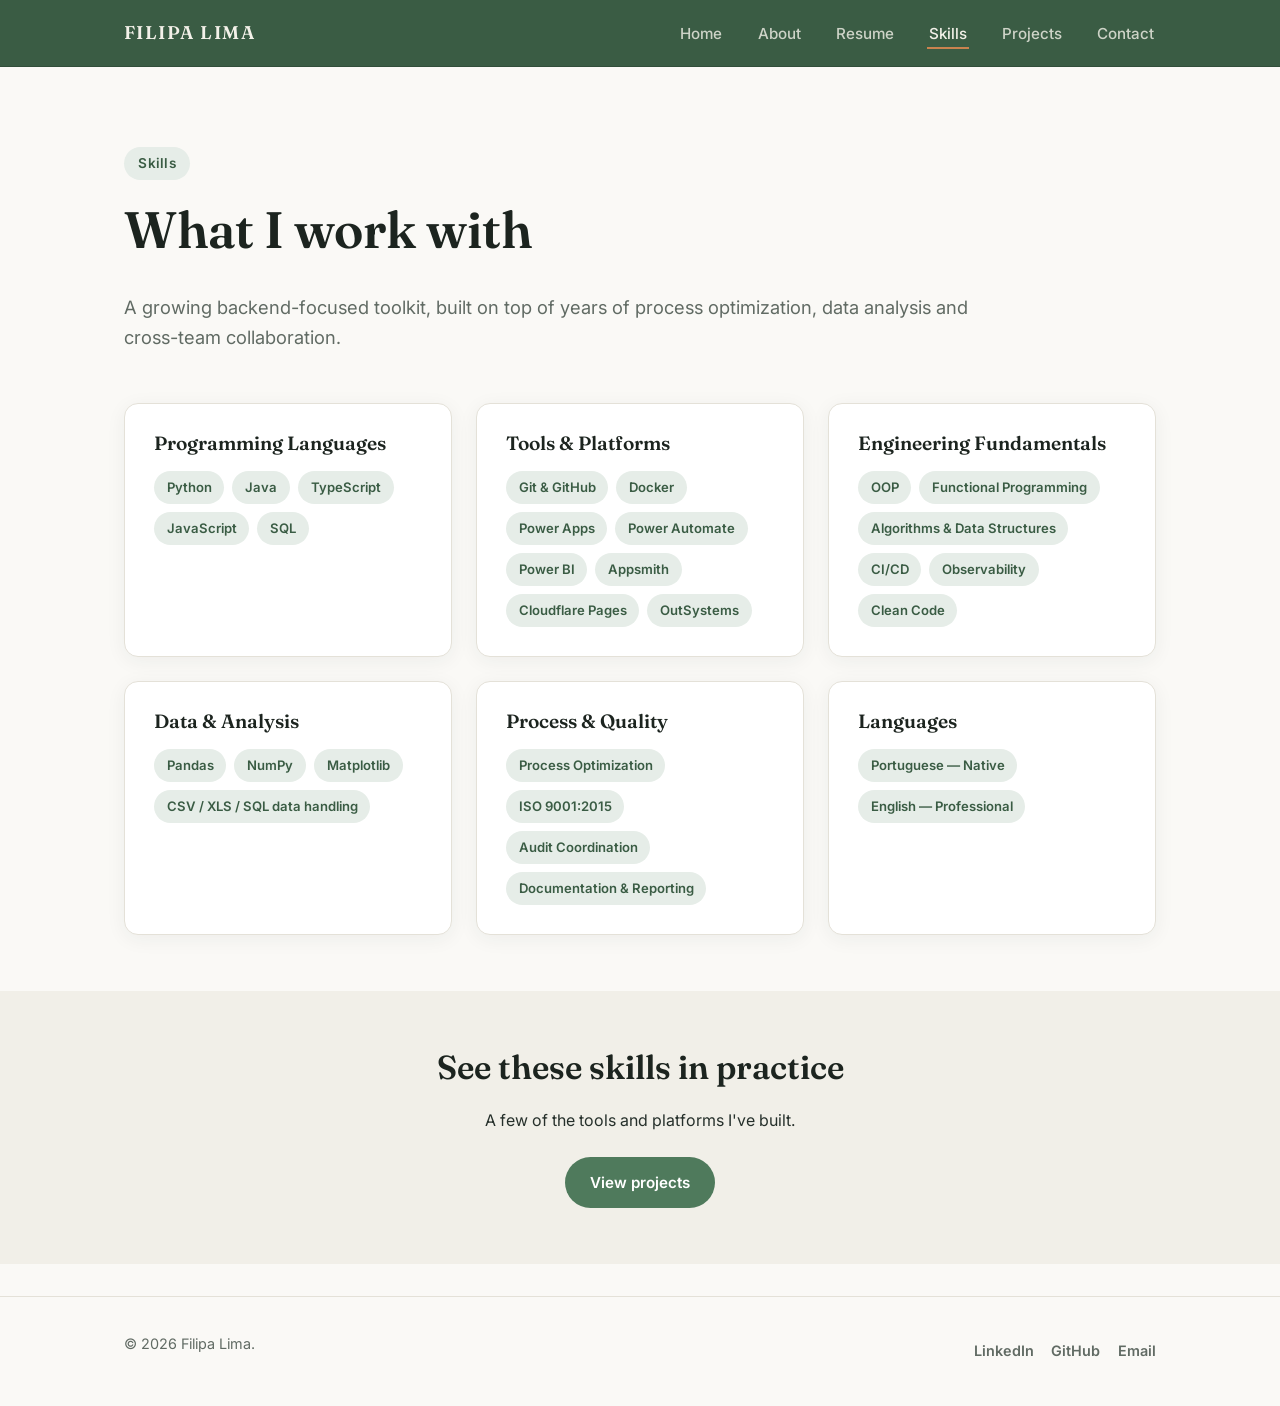
<file: skills.html>
<!DOCTYPE html>
<html lang="en">
<head>
  <meta charset="UTF-8">
  <meta name="viewport" content="width=device-width, initial-scale=1.0">
  <title>Skills | Filipa Lima</title>
  <link rel="preconnect" href="https://fonts.googleapis.com">
  <link href="https://fonts.googleapis.com/css2?family=Fraunces:wght@500;600;700&family=Inter:wght@400;500;600;700&display=swap" rel="stylesheet">
  <link rel="stylesheet" href="style.css">
</head>
<body>

  <header class="site-header">
    <div class="nav-wrap">
      <a href="index.html" class="logo">Filipa <span>Lima</span></a>
      <button class="nav-toggle" aria-label="Toggle navigation">☰</button>
      <ul class="nav-links">
        <li><a href="index.html">Home</a></li>
        <li><a href="about.html">About</a></li>
        <li><a href="resume.html">Resume</a></li>
        <li><a href="skills.html" class="active">Skills</a></li>
        <li><a href="projects.html">Projects</a></li>
        <li><a href="contact.html">Contact</a></li>
      </ul>
    </div>
  </header>

  <main>
    <section class="hero" style="padding-bottom: 1rem;">
      <div class="container">
        <span class="eyebrow">Skills</span>
        <h1>What I work with</h1>
        <p class="lead">A growing backend-focused toolkit, built on top of years of process
          optimization, data analysis and cross-team collaboration.</p>
      </div>
    </section>

    <section style="padding-top: 1rem;">
      <div class="container">
        <div class="grid grid-3">
          <div class="card">
            <h3>Programming Languages</h3>
            <div class="tags">
              <span class="tag">Python</span>
              <span class="tag">Java</span>
              <span class="tag">TypeScript</span>
              <span class="tag">JavaScript</span>
              <span class="tag">SQL</span>
            </div>
          </div>

          <div class="card">
            <h3>Tools &amp; Platforms</h3>
            <div class="tags">
              <span class="tag">Git &amp; GitHub</span>
              <span class="tag">Docker</span>
              <span class="tag">Power Apps</span>
              <span class="tag">Power Automate</span>
              <span class="tag">Power BI</span>
              <span class="tag">Appsmith</span>
              <span class="tag">Cloudflare Pages</span>
              <span class="tag">OutSystems</span>
            </div>
          </div>

          <div class="card">
            <h3>Engineering Fundamentals</h3>
            <div class="tags">
              <span class="tag">OOP</span>
              <span class="tag">Functional Programming</span>
              <span class="tag">Algorithms &amp; Data Structures</span>
              <span class="tag">CI/CD</span>
              <span class="tag">Observability</span>
              <span class="tag">Clean Code</span>
            </div>
          </div>

          <div class="card">
            <h3>Data &amp; Analysis</h3>
            <div class="tags">
              <span class="tag">Pandas</span>
              <span class="tag">NumPy</span>
              <span class="tag">Matplotlib</span>
              <span class="tag">CSV / XLS / SQL data handling</span>
            </div>
          </div>

          <div class="card">
            <h3>Process &amp; Quality</h3>
            <div class="tags">
              <span class="tag">Process Optimization</span>
              <span class="tag">ISO 9001:2015</span>
              <span class="tag">Audit Coordination</span>
              <span class="tag">Documentation &amp; Reporting</span>
            </div>
          </div>

          <div class="card">
            <h3>Languages</h3>
            <div class="tags">
              <span class="tag">Portuguese — Native</span>
              <span class="tag">English — Professional</span>
            </div>
          </div>
        </div>
      </div>
    </section>

    <section class="section-alt">
      <div class="container" style="text-align:center;">
        <h2>See these skills in practice</h2>
        <p class="lead" style="margin: 0 auto 1.5rem;">A few of the tools and platforms I've built.</p>
        <a href="projects.html" class="btn btn-primary">View projects</a>
      </div>
    </section>
  </main>

  <footer class="site-footer">
    <div class="container footer-inner">
      <p>© 2026 Filipa Lima.</p>
      <div class="social-links">
        <a href="https://www.linkedin.com/in/filipaalima/" target="_blank" rel="noopener">LinkedIn</a>
        <a href="https://github.com/filipalimaa" target="_blank" rel="noopener">GitHub</a>
        <a href="mailto:limaafilipa@gmail.com">Email</a>
      </div>
    </div>
  </footer>

  <script src="script.js"></script>
</body>
</html>
</file>
<file: style.css>
/* =========================================
   Filipa Lima — Portfolio
   Shared stylesheet
   ========================================= */

:root {
  --bg: #faf9f6;
  --bg-alt: #f1efe8;
  --surface: #ffffff;
  --text: #26302b;
  --text-muted: #616b64;
  --accent: #4f7a5c;
  --accent-dark: #3a5c44;
  --accent-light: #e6ede8;
  --accent2: #c9834f;
  --border: #e4e1d8;
  --radius: 14px;
  --shadow: 0 4px 20px rgba(38, 48, 43, 0.06);
  --shadow-hover: 0 10px 30px rgba(38, 48, 43, 0.1);
  --max-width: 1080px;
  font-size: 16px;
}

* { box-sizing: border-box; }

html { scroll-behavior: smooth; }

body {
  margin: 0;
  font-family: 'Inter', -apple-system, BlinkMacSystemFont, 'Segoe UI', sans-serif;
  background: var(--bg);
  color: var(--text);
  line-height: 1.65;
  -webkit-font-smoothing: antialiased;
}

h1, h2, h3, h4 {
  font-family: 'Fraunces', Georgia, serif;
  font-weight: 600;
  line-height: 1.2;
  margin: 0 0 0.6em;
  color: #1c241f;
}

h1 { font-size: clamp(2.1rem, 4vw, 3.2rem); }
h2 { font-size: clamp(1.5rem, 2.6vw, 2.1rem); }
h3 { font-size: 1.2rem; }

p { margin: 0 0 1em; }

a { color: var(--accent-dark); text-decoration: none; }
a:hover { color: var(--accent2); }

img { max-width: 100%; display: block; }

.container {
  max-width: var(--max-width);
  margin: 0 auto;
  padding: 0 1.5rem;
}

/* ---------- Header / Nav ---------- */

.site-header {
  position: sticky;
  top: 0;
  z-index: 100;
  background: var(--accent-dark);
  border-bottom: 1px solid rgba(0, 0, 0, 0.15);
}

.nav-wrap {
  display: flex;
  align-items: center;
  justify-content: space-between;
  padding: 1.1rem 1.5rem;
  max-width: var(--max-width);
  margin: 0 auto;
}

.logo {
  font-family: 'Fraunces', serif;
  font-size: 1.15rem;
  font-weight: 600;
  color: #f3f1e9;
  letter-spacing: 0.08em;
  text-transform: uppercase;
}

.logo span { color: inherit; }

.nav-links {
  display: flex;
  gap: 2rem;
  list-style: none;
  margin: 0;
  padding: 0;
}

.nav-links a {
  color: rgba(243, 241, 233, 0.8);
  font-weight: 500;
  font-size: 0.95rem;
  padding: 0.3rem 0.1rem;
  border-bottom: 2px solid transparent;
  transition: 0.2s;
}

.nav-links a:hover,
.nav-links a.active {
  color: #f3f1e9;
  border-bottom-color: var(--accent2);
}

.nav-toggle {
  display: none;
  background: none;
  border: none;
  font-size: 1.5rem;
  cursor: pointer;
  color: #f3f1e9;
}

@media (max-width: 720px) {
  .nav-toggle { display: block; }
  .nav-links.open a { color: var(--text); }
  .nav-links.open a:hover,
  .nav-links.open a.active { color: var(--accent-dark); }
  .nav-links {
    position: absolute;
    top: 100%;
    left: 0;
    right: 0;
    background: var(--surface);
    flex-direction: column;
    gap: 0;
    border-bottom: 1px solid var(--border);
    display: none;
  }
  .nav-links.open { display: flex; }
  .nav-links a {
    padding: 1rem 1.5rem;
    width: 100%;
    border-bottom: 1px solid var(--border);
  }
}

/* ---------- Home page: fit viewport, no scroll ---------- */

body.home-page {
  display: flex;
  flex-direction: column;
  min-height: 100vh;
}

body.home-page main {
  flex: 1;
  display: flex;
  flex-direction: column;
  justify-content: center;
}

body.home-page .home-hero {
  padding: 1.5rem 0 1rem;
}

body.home-page .home-cta {
  padding: 1.5rem 0;
}

body.home-page .site-footer {
  padding: 1rem 0;
  margin-top: 0;
}

@media (max-height: 720px) {
  body.home-page h1 { font-size: clamp(1.6rem, 3.2vw, 2.3rem); }
  body.home-page .hero .lead { font-size: 1rem; }
}

/* ---------- Hero ---------- */

.hero {
  padding: 5rem 0 4rem;
}

.hero .eyebrow {
  display: inline-block;
  color: var(--accent-dark);
  background: var(--accent-light);
  padding: 0.35rem 0.9rem;
  border-radius: 999px;
  font-size: 0.85rem;
  font-weight: 600;
  letter-spacing: 0.02em;
  margin-bottom: 1.2rem;
}

.hero p.lead {
  font-size: 1.15rem;
  color: var(--text-muted);
  max-width: 46em;
}

.hero-actions {
  display: flex;
  gap: 1rem;
  flex-wrap: wrap;
  margin-top: 1.8rem;
}

/* ---------- Buttons ---------- */

.btn {
  display: inline-flex;
  align-items: center;
  gap: 0.5rem;
  padding: 0.75rem 1.5rem;
  border-radius: 999px;
  font-weight: 600;
  font-size: 0.95rem;
  transition: 0.2s;
  border: 1px solid transparent;
}

.btn-primary {
  background: var(--accent);
  color: #fff;
}
.btn-primary:hover {
  background: var(--accent-dark);
  color: #fff;
}

.btn-outline {
  border-color: var(--border);
  color: var(--text);
  background: transparent;
}
.btn-outline:hover {
  border-color: var(--accent);
  color: var(--accent-dark);
}

/* ---------- Sections ---------- */

section { padding: 3.5rem 0; }

.section-head {
  margin-bottom: 2.5rem;
}

.section-head .kicker {
  color: var(--accent2);
  font-weight: 700;
  font-size: 0.82rem;
  text-transform: uppercase;
  letter-spacing: 0.08em;
  margin-bottom: 0.4rem;
  display: block;
}

.section-alt {
  background: var(--bg-alt);
}

/* ---------- Cards / Grid ---------- */

.grid {
  display: grid;
  gap: 1.5rem;
}

.grid-3 { grid-template-columns: repeat(3, 1fr); }
.grid-2 { grid-template-columns: repeat(2, 1fr); }

@media (max-width: 800px) {
  .grid-3, .grid-2 { grid-template-columns: 1fr; }
}

.card {
  background: var(--surface);
  border: 1px solid var(--border);
  border-radius: var(--radius);
  padding: 1.8rem;
  box-shadow: var(--shadow);
  transition: 0.25s;
}

.card:hover {
  box-shadow: var(--shadow-hover);
  transform: translateY(-3px);
}

.card h3 { margin-bottom: 0.5rem; }
.card .muted { color: var(--text-muted); font-size: 0.95rem; }

/* ---------- Tags / Pills ---------- */

.tags {
  display: flex;
  flex-wrap: wrap;
  gap: 0.5rem;
  margin-top: 1rem;
}

.tag {
  background: var(--accent-light);
  color: var(--accent-dark);
  font-size: 0.82rem;
  font-weight: 600;
  padding: 0.35rem 0.8rem;
  border-radius: 999px;
}

/* ---------- Timeline (Resume) ---------- */

.timeline {
  position: relative;
  border-left: 2px solid var(--border);
  padding-left: 2rem;
  margin-left: 0.5rem;
}

.timeline-item {
  position: relative;
  margin-bottom: 2.4rem;
}

.timeline-item::before {
  content: '';
  position: absolute;
  left: -2.44rem;
  top: 0.3rem;
  width: 12px;
  height: 12px;
  border-radius: 50%;
  background: var(--accent);
  border: 3px solid var(--bg);
  box-shadow: 0 0 0 2px var(--accent);
}

.timeline-item .date {
  color: var(--accent2);
  font-weight: 700;
  font-size: 0.85rem;
  text-transform: uppercase;
  letter-spacing: 0.04em;
}

.timeline-item h3 { margin: 0.3rem 0 0.1rem; }
.timeline-item .org { color: var(--text-muted); font-style: italic; margin-bottom: 0.6rem; }

.timeline-item ul { margin: 0.5rem 0 0; padding-left: 1.2rem; }
.timeline-item li { margin-bottom: 0.35rem; }

/* ---------- Project image placeholder ---------- */

.project-image {
  width: 100%;
  height: 170px;
  border-radius: 10px;
  background: linear-gradient(135deg, var(--accent-light), var(--bg-alt));
  display: flex;
  align-items: center;
  justify-content: center;
  color: var(--accent-dark);
  font-size: 0.85rem;
  font-weight: 600;
  margin-bottom: 1.2rem;
  border: 1px dashed var(--border);
}

/* ---------- Contact ---------- */

.contact-list {
  list-style: none;
  padding: 0;
  margin: 0;
  display: grid;
  gap: 1rem;
}

.contact-list li {
  display: flex;
  align-items: center;
  gap: 0.8rem;
  background: var(--surface);
  border: 1px solid var(--border);
  border-radius: var(--radius);
  padding: 1rem 1.3rem;
}

.contact-list .icon {
  width: 38px;
  height: 38px;
  border-radius: 50%;
  background: var(--accent-light);
  color: var(--accent-dark);
  display: flex;
  align-items: center;
  justify-content: center;
  font-size: 1.1rem;
  flex-shrink: 0;
}

/* ---------- Footer ---------- */

.site-footer {
  border-top: 1px solid var(--border);
  padding: 2.2rem 0;
  margin-top: 2rem;
  color: var(--text-muted);
  font-size: 0.9rem;
}

.footer-inner {
  display: flex;
  justify-content: space-between;
  align-items: center;
  flex-wrap: wrap;
  gap: 1rem;
}

.social-links {
  display: flex;
  gap: 1.1rem;
}

.social-links a {
  color: var(--text-muted);
  font-weight: 600;
}

.social-links a:hover { color: var(--accent-dark); }

/* ---------- About: split hero with photo ---------- */

.about-hero {
  display: grid;
  grid-template-columns: 1.1fr 0.9fr;
  gap: 3rem;
  align-items: center;
}

@media (max-width: 800px) {
  .about-hero { grid-template-columns: 1fr; }
}

.about-photo-wrap {
  position: relative;
  justify-self: center;
}

.about-photo-wrap::before {
  content: '';
  position: absolute;
  top: -18px;
  right: -18px;
  width: 100%;
  height: 100%;
  background: var(--accent2);
  border-radius: 28px;
  z-index: 0;
  opacity: 0.35;
}

.about-photo-wrap::after {
  content: '';
  position: absolute;
  bottom: -16px;
  left: -16px;
  width: 90px;
  height: 90px;
  background: var(--accent);
  border-radius: 50%;
  z-index: 0;
  opacity: 0.5;
}

.about-photo {
  position: relative;
  z-index: 1;
  width: 320px;
  max-width: 100%;
  height: 380px;
  object-fit: cover;
  border-radius: 24px;
  box-shadow: var(--shadow-hover);
  border: 5px solid var(--surface);
}

/* ---------- Feature band (rich color block) ---------- */

.feature-band {
  background: linear-gradient(135deg, #3a5c44 0%, #2c4735 55%, #24382a 100%);
  color: #f3f1e9;
  position: relative;
  overflow: hidden;
}

.feature-band::before {
  content: '';
  position: absolute;
  top: -80px;
  right: -80px;
  width: 260px;
  height: 260px;
  background: var(--accent2);
  border-radius: 50%;
  opacity: 0.18;
}

.feature-band::after {
  content: '';
  position: absolute;
  bottom: -100px;
  left: -60px;
  width: 220px;
  height: 220px;
  background: #f3f1e9;
  border-radius: 50%;
  opacity: 0.08;
}

.feature-band h2, .feature-band h3 { color: #fdfcf8; }

.feature-band .section-head .kicker { color: #f0c49a; }

.feature-band p { color: #d9e2db; }

.feature-band .muted { color: #c3cec6; }

.band-row {
  position: relative;
  z-index: 1;
  display: grid;
  grid-template-columns: 0.9fr 1.1fr;
  gap: 2.5rem;
  align-items: center;
  margin-bottom: 3rem;
}

.band-row:last-child { margin-bottom: 0; }

.band-row.reverse .band-text { order: 2; }
.band-row.reverse .band-visual { order: 1; }

@media (max-width: 800px) {
  .band-row { grid-template-columns: 1fr; }
  .band-row.reverse .band-text,
  .band-row.reverse .band-visual {
    order: initial;
  }
}

.pill-badge {
  display: inline-flex;
  align-items: center;
  gap: 0.4rem;
  background: rgba(243, 241, 233, 0.12);
  border: 1px solid rgba(243, 241, 233, 0.25);
  color: #f3f1e9;
  padding: 0.3rem 0.85rem;
  border-radius: 999px;
  font-size: 0.82rem;
  font-weight: 600;
  margin-bottom: 1rem;
}

/* ---------- Photo gallery (mosaic) ---------- */

.gallery {
  display: grid;
  grid-template-columns: repeat(4, 1fr);
  grid-auto-rows: 130px;
  gap: 0.8rem;
}

.gallery img {
  width: 100%;
  height: 100%;
  object-fit: cover;
  border-radius: 14px;
  transition: transform 0.35s ease, box-shadow 0.35s ease;
  box-shadow: 0 6px 18px rgba(0,0,0,0.25);
}

.gallery img:hover {
  transform: scale(1.04);
}

.gallery .tall { grid-row: span 2; }
.gallery .wide { grid-column: span 2; }

@media (max-width: 800px) {
  .gallery { grid-template-columns: repeat(2, 1fr); grid-auto-rows: 140px; }
}

.travel-photo {
  width: 100%;
  border-radius: 20px;
  box-shadow: 0 10px 30px rgba(0,0,0,0.3);
  object-fit: cover;
  height: 320px;
}

.hero-photo-caption {
  margin-top: 0.8rem;
  text-align: center;
  font-size: 0.85rem;
  color: var(--text-muted);
  font-style: italic;
}

/* ---------- Spotlight: my own dog, side-by-side with "What drives me" ---------- */

.spotlight-row {
  display: grid;
  grid-template-columns: 1fr 1fr;
  gap: 4rem;
  align-items: start;
  margin-top: 2.5rem;
}

@media (max-width: 800px) {
  .spotlight-row { grid-template-columns: 1fr; gap: 1.5rem; }
}

.spotlight-dog {
  display: flex;
  flex-direction: column;
  gap: 0.9rem;
  background: var(--accent-light);
  border: 1px solid var(--border);
  border-radius: var(--radius);
  padding: 1.2rem;
  height: 100%;
}

.spotlight-photos {
  display: flex;
  gap: 0.7rem;
}

.spotlight-photos img {
  width: 50%;
  height: 110px;
  object-fit: cover;
  border-radius: 14px;
  box-shadow: var(--shadow);
  border: 3px solid var(--surface);
}

.spotlight-photos img:nth-child(2) {
  margin-top: 0.9rem;
}

.spotlight-dog h3 { margin-bottom: 0.3rem; }
.spotlight-dog p { margin-bottom: 0; }

.drives-compact h2 { margin-bottom: 0.8rem; }

.drives-list {
  list-style: none;
  margin: 0;
  padding: 0;
  display: grid;
  gap: 0.6rem;
}

.drives-list li {
  display: flex;
  align-items: flex-start;
  gap: 0.8rem;
}

.drives-icon {
  width: 34px;
  height: 34px;
  border-radius: 50%;
  background: var(--accent-light);
  display: flex;
  align-items: center;
  justify-content: center;
  font-size: 1rem;
  flex-shrink: 0;
}

.drives-list strong { font-size: 0.95rem; }
.drives-list .muted { font-size: 0.88rem; }

.pill-badge-light {
  display: inline-flex;
  align-items: center;
  gap: 0.4rem;
  background: var(--accent);
  color: #fff;
  padding: 0.3rem 0.85rem;
  border-radius: 999px;
  font-size: 0.82rem;
  font-weight: 600;
  margin-bottom: 0.8rem;
}

/* ---------- Foster dogs: diagonal scatter with arrows ---------- */

.foster-intro {
  margin-bottom: 2.5rem;
}

.foster-scatter {
  display: flex;
  flex-wrap: wrap;
  gap: 2.2rem 1.6rem;
  padding: 1.5rem 0.5rem 0.5rem;
}

.foster-card {
  position: relative;
  width: 190px;
  text-align: center;
  transform: rotate(var(--tilt, 0deg)) translateY(var(--drop, 0px));
}

.foster-scatter .foster-card:nth-child(1) { --tilt: -4deg; --drop: 0px; }
.foster-scatter .foster-card:nth-child(2) { --tilt: 3deg;  --drop: 22px; }
.foster-scatter .foster-card:nth-child(3) { --tilt: -3deg; --drop: 44px; }
.foster-scatter .foster-card:nth-child(4) { --tilt: 4deg;  --drop: 10px; }
.foster-scatter .foster-card:nth-child(5) { --tilt: -5deg; --drop: 34px; }
.foster-scatter .foster-card:nth-child(6) { --tilt: 2deg;  --drop: 6px; }
.foster-scatter .foster-card:nth-child(7) { --tilt: -2deg; --drop: 28px; }

@media (max-width: 700px) {
  .foster-card { --tilt: 0deg; --drop: 0px; }
}

.foster-card img {
  width: 100%;
  height: 170px;
  object-fit: cover;
  border-radius: 14px;
  box-shadow: 0 8px 20px rgba(0,0,0,0.3);
  border: 4px solid rgba(243, 241, 233, 0.9);
}

.foster-arrow {
  display: flex;
  justify-content: center;
  margin: -0.2rem 0 -0.3rem;
}

.foster-arrow svg { display: block; }

.foster-name {
  display: inline-block;
  background: rgba(243, 241, 233, 0.14);
  border: 1px dashed rgba(243, 241, 233, 0.4);
  color: #f3f1e9;
  font-size: 0.78rem;
  font-weight: 600;
  padding: 0.25rem 0.7rem;
  border-radius: 999px;
}
</file>
